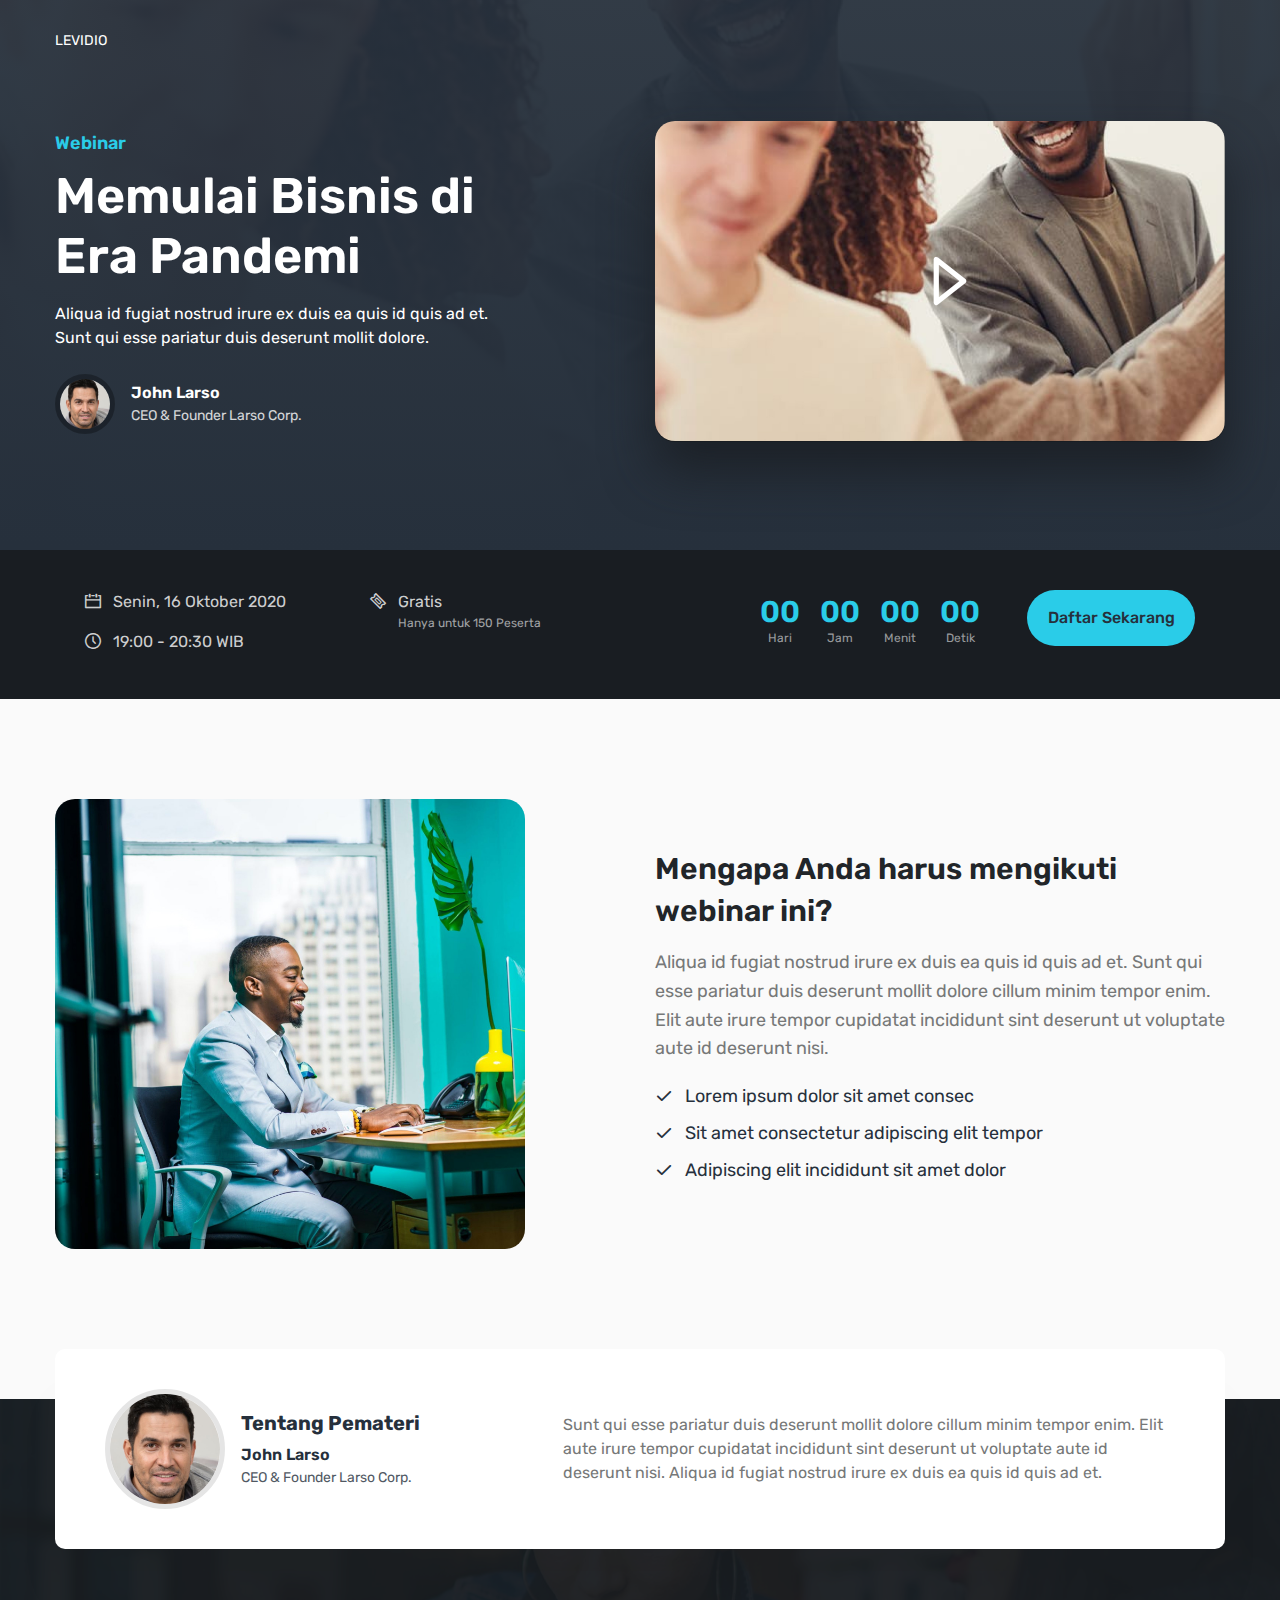
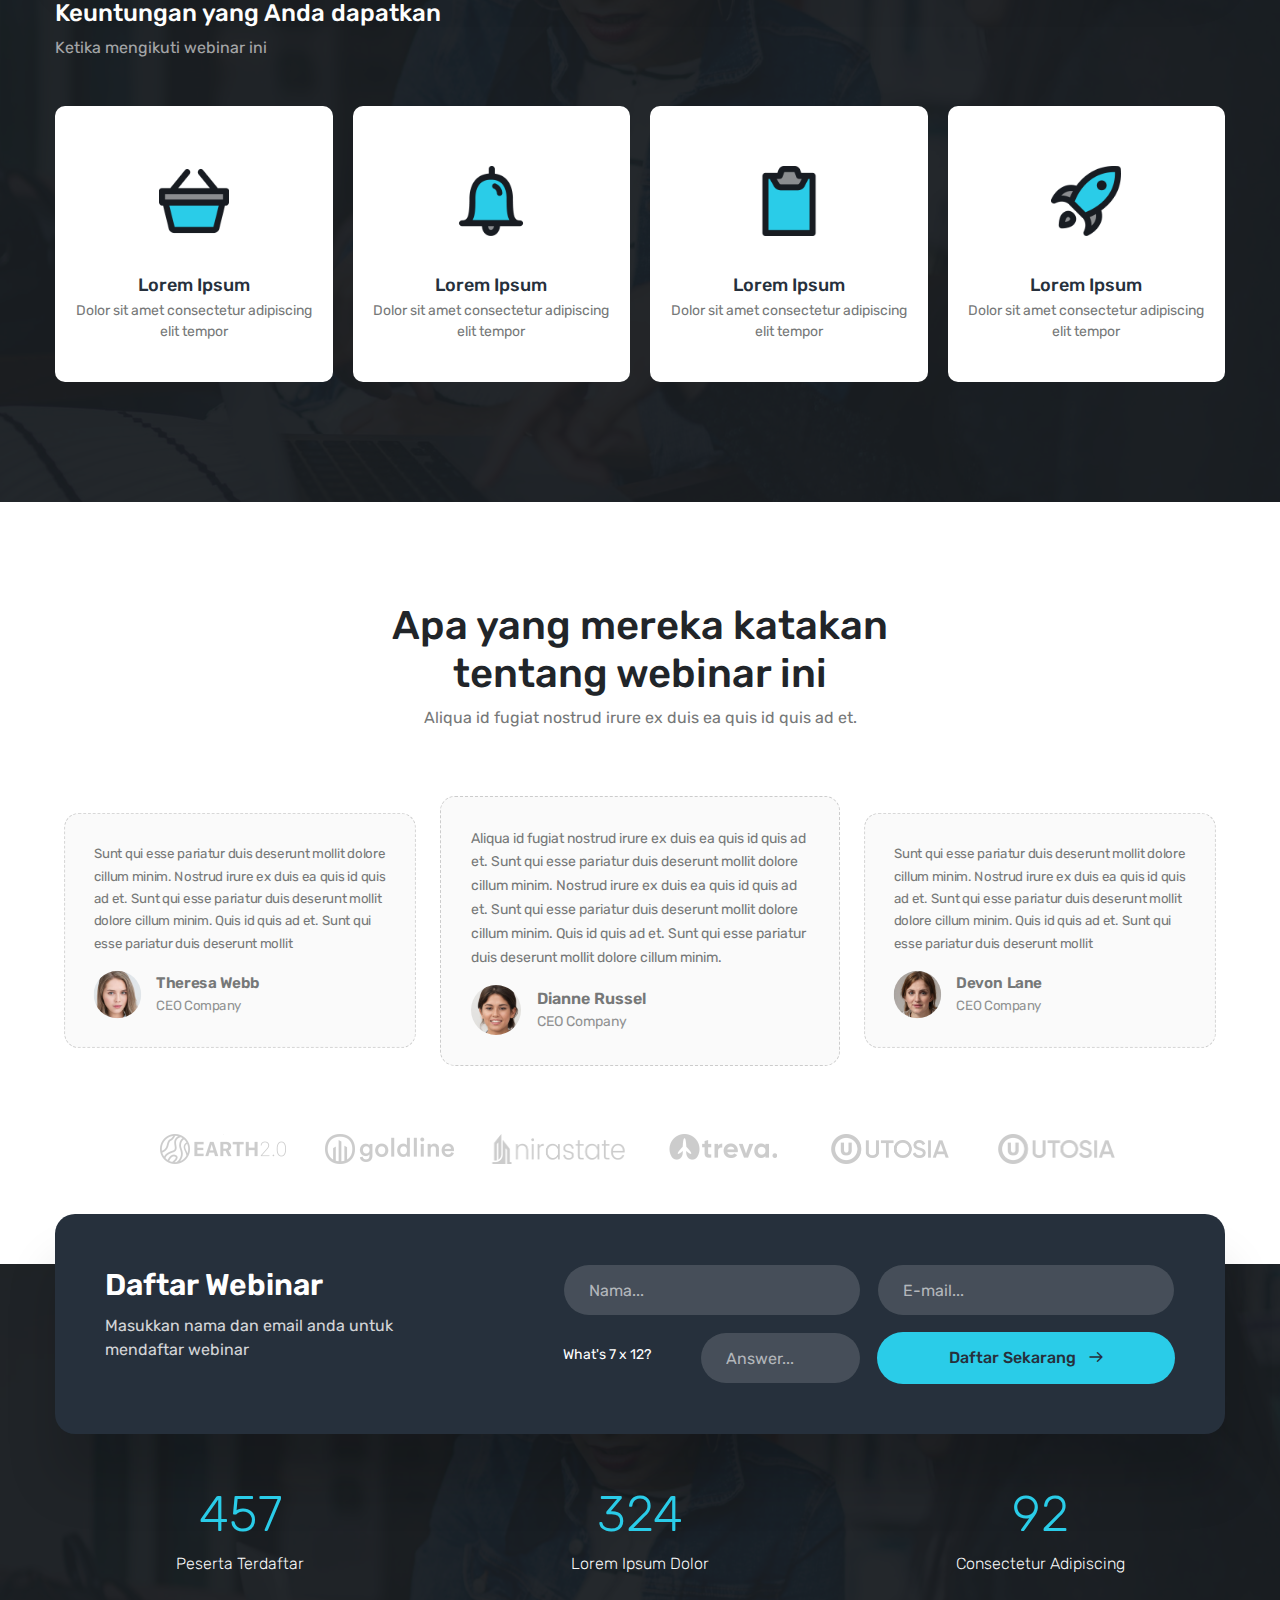
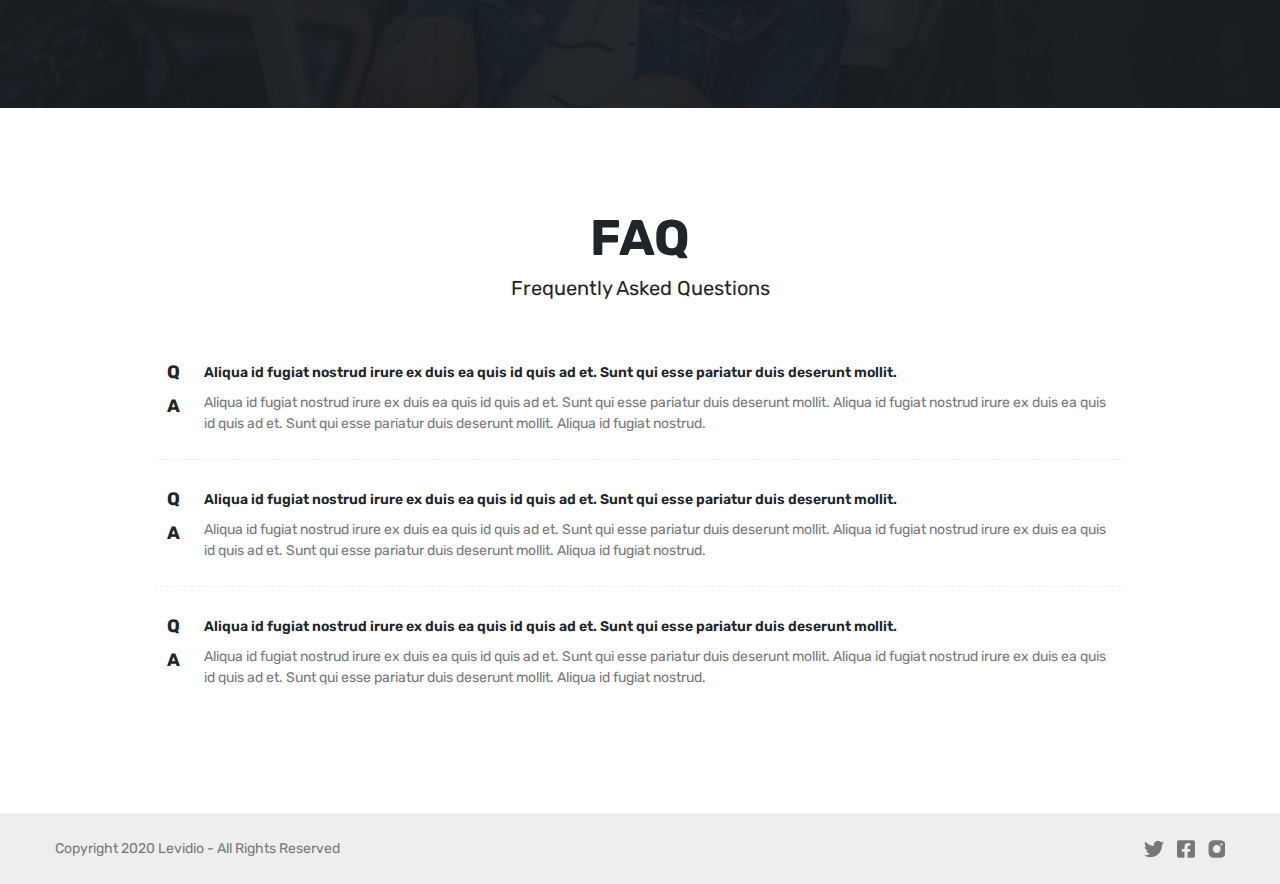
<file: index.html>
<!DOCTYPE html>
<html lang="en">
<head>
    <meta charset="UTF-8">
    <meta name="viewport" content="width=device-width, initial-scale=1.0">
    <title>Business 1 - Levidio Presentation</title>
    <!-- Styles -->
    <link rel="stylesheet" href="assets/css/bootstrap.min.css">
    <link rel="stylesheet" href="assets/css/dripicons.css">
    <link rel="stylesheet" href="assets/css/styles.css">
</head>
<body>
    <!-- Start: Header -->
    <header>
        <div class="container">
            <div class="position-relative">
                <div class="logo">
                    LEVIDIO
                </div>
                <div class="header-content">
                    <div class="row">
                        <div class="col-md-5 my-auto">
                            <h6 class="text-semibold text-primary">Webinar</h6>
                            <h1 class="text-semibold mb-3">Memulai Bisnis di Era Pandemi</h1>
                            <p>Aliqua id fugiat nostrud irure ex duis ea quis id quis ad et. Sunt qui esse pariatur duis deserunt mollit dolore.</p>
                            <div class="media user mt-4">
                                <img src="assets/img/user.jpg" class="mr-3" alt="...">
                                <div class="media-body my-auto">
                                  <p class="my-0 text-semibold">John Larso</p>
                                  <div class="position">CEO & Founder Larso Corp.</div>
                                </div>
                            </div>
                        </div>
                        <div class="col-md-6 offset-md-1">
                            <div class="video">
                                <img src="assets/img/video-thumb.png" width="100%" data-video="https://www.youtube.com/embed/pVE92TNDwUk?autoplay=1;rel=0;showinfo=0;controls=0" alt="">
                            </div>
                        </div>
                    </div>
                </div>
            </div>
        </div>
    </header>
    <!-- End: Header -->
    
    <!-- Start: Header Bar -->
    <div class="header-bar">
        <div class="container">
            <div class="row">
                <div class="col-md-6">
                    <div class="row">
                        <div class="col-md-6">
                            <p><i class="icon dripicons-calendar mr-2"></i> Senin, 16 Oktober 2020</p>
                            <p class="mb-0"><i class="icon dripicons-clock mr-2"></i> 19:00 - 20:30 WIB</p>
                        </div>
                        <div class="col-md-6">
                            <p class="mb-0"><i class="icon dripicons-ticket mr-2"></i> Gratis</p>
                            <div class="desc">Hanya untuk 150 Peserta</div>
                        </div>
                    </div>
                </div>
                <div class="col-md-5 offset-md-1 my-auto">
                    <div class="row">
                        <div class="col-md-7">
                            <div id="countdown"></div>
                        </div>
                        <div class="col-md-5">
                            <a href="#form">
                                <button class="btn btn-primary btn-block">Daftar Sekarang</button>
                            </a>
                        </div>
                    </div>
                </div>
            </div>
        </div>
    </div>
    <!-- End: Header Bar -->

    <!-- Start: Why -->
    <section id="why" class="why">
        <div class="container">
            <div class="row">
                <div class="col-md-5">
                    <img src="assets/img/why.jpg" class="intro" alt="">
                </div>
                <div class="col-md-6 offset-md-1 my-auto">
                    <h3 class="mb-3">Mengapa Anda harus mengikuti webinar ini?</h3>
                    <h6 class="text-muted text-regular">Aliqua id fugiat nostrud irure ex duis ea quis id quis ad et. Sunt qui esse pariatur duis deserunt mollit dolore cillum minim tempor enim. Elit aute irure tempor cupidatat incididunt sint deserunt ut voluptate aute id deserunt nisi.</h6>
                    <ul class="list">
                        <li>Lorem ipsum dolor sit amet consec</li>
                        <li>Sit amet consectetur adipiscing elit tempor</li>
                        <li>Adipiscing elit incididunt sit amet dolor</li>
                    </ul>
                </div>
            </div>
            <div class="divider d-none d-sm-block"></div>
        </div>
    </section>
    <!-- End: Why -->

    <!-- Start: Benefit -->
    <section id="benefit" class="benefit pt-0">
        <div class="container position-relative">
            <div class="speaker">
                <div class="row">
                    <div class="col-md-5">
                        <div class="media user user-lg">
                            <img src="assets/img/user.jpg" class="mr-3" alt="...">
                            <div class="media-body my-auto text-dark">
                                <h5 class="text-bold d-none d-md-block">Tentang Pemateri</h5>
                                <p class="my-0 text-semibold">John Larso</p>
                                <div class="position">CEO & Founder Larso Corp.</div>
                            </div>
                        </div>
                    </div>
                    <div class="col-md-7 my-auto">
                        <p class="mb-0 text-muted mt-2 mt-md-0">Sunt qui esse pariatur duis deserunt mollit dolore cillum minim tempor enim. Elit aute irure tempor cupidatat incididunt sint deserunt ut voluptate aute id deserunt nisi. Aliqua id fugiat nostrud irure ex duis ea quis id quis ad et. </p>
                    </div>
                </div>
            </div>

            <h4 class="text-center text-md-left">Keuntungan yang Anda dapatkan</h4>
            <p class="opacity-6 text-regular text-center text-md-left">Ketika mengikuti webinar ini</p>
            <div class="divider-sm"></div>
            <div class="row gutter-sm">
                <div class="col-md-3">
                    <div class="card benefit-item">
                        <div class="card-body">
                            <img src="assets/img/icon-1.png" alt="" class="benefit-icon">
                            <h6 class="text-dark mb-0 text-medium">Lorem Ipsum</h6>
                            Dolor sit amet consectetur adipiscing elit tempor
                        </div>
                    </div>
                </div>
                <div class="col-md-3">
                    <div class="card benefit-item">
                        <div class="card-body">
                            <img src="assets/img/icon-2.png" alt="" class="benefit-icon">
                            <h6 class="text-dark mb-0 text-medium">Lorem Ipsum</h6>
                            Dolor sit amet consectetur adipiscing elit tempor
                        </div>
                    </div>
                </div>
                <div class="col-md-3">
                    <div class="card benefit-item">
                        <div class="card-body">
                            <img src="assets/img/icon-3.png" alt="" class="benefit-icon">
                            <h6 class="text-dark mb-0 text-medium">Lorem Ipsum</h6>
                            Dolor sit amet consectetur adipiscing elit tempor
                        </div>
                    </div>
                </div>
                <div class="col-md-3 ">
                    <div class="card benefit-item">
                        <div class="card-body">
                            <img src="assets/img/icon-4.png" alt="" class="benefit-icon">
                            <h6 class="text-dark mb-0 text-medium">Lorem Ipsum</h6>
                            Dolor sit amet consectetur adipiscing elit tempor
                        </div>
                    </div>
                </div>
            </div>
        </div>
    </section>
    <!-- End: Benefit -->

    <!-- Start: Testimonial -->
    <section id="testi" class="testi">
        <div class="container">
            <h2 class="text-center">Apa yang mereka katakan <br class="d-none d-md-block"> tentang webinar ini</h2>
            <p class="text-center text-muted">Aliqua id fugiat nostrud irure ex duis ea quis id quis ad et.</p>
            <div class="divider d-none d-md-block"></div>
            <div class="row">
                <div class="col-md-4 my-auto">
                    <div class="card-testi">
                        Sunt qui esse pariatur duis deserunt mollit dolore cillum minim. Nostrud irure ex duis ea quis id quis ad et. Sunt qui esse pariatur duis deserunt mollit dolore cillum minim. Quis id quis ad et. Sunt qui esse pariatur duis deserunt mollit
                        <div class="media user user-testi mt-3">
                            <img src="assets/img/user-1.jpg" class="mr-3" alt="...">
                            <div class="media-body my-auto">
                              <p class="my-0 text-semibold">Theresa Webb</p>
                              <div class="position">CEO Company</div>
                            </div>
                        </div>
                    </div>
                </div>
                <div class="col-md-4 my-auto px-md-0">
                    <div class="card-testi testi-lg">
                        Aliqua id fugiat nostrud irure ex duis ea quis id quis ad et. Sunt qui esse pariatur duis deserunt mollit dolore cillum minim. Nostrud irure ex duis ea quis id quis ad et. Sunt qui esse pariatur duis deserunt mollit dolore cillum minim. Quis id quis ad et. Sunt qui esse pariatur duis deserunt mollit dolore cillum minim. 
                        <div class="media user user-testi mt-3">
                            <img src="assets/img/user-2.jpg" class="mr-3" alt="...">
                            <div class="media-body my-auto">
                              <p class="my-0 text-semibold">Dianne Russel</p>
                              <div class="position">CEO Company</div>
                            </div>
                        </div>
                    </div>
                </div>
                <div class="col-md-4 my-auto">
                    <div class="card-testi">
                        Sunt qui esse pariatur duis deserunt mollit dolore cillum minim. Nostrud irure ex duis ea quis id quis ad et. Sunt qui esse pariatur duis deserunt mollit dolore cillum minim. Quis id quis ad et. Sunt qui esse pariatur duis deserunt mollit
                        <div class="media user user-testi mt-3">
                            <img src="assets/img/user-3.jpg" class="mr-3" alt="...">
                            <div class="media-body my-auto">
                              <p class="my-0 text-semibold">Devon Lane</p>
                              <div class="position">CEO Company</div>
                            </div>
                        </div>
                    </div>
                </div>
            </div>
            <div class="row mt-5">
                <div class="col-md-10 offset-md-1">
                    <div class="row text-center">
                        <div class="col-4 col-md-2">
                            <img class="logos" src="assets/img/logos/earth.png" alt="">
                        </div>
                        <div class="col-4 col-md-2">
                            <img class="logos" src="assets/img/logos/goldline.png" alt="">
                        </div>
                        <div class="col-4 col-md-2">
                            <img class="logos" src="assets/img/logos/nirastate.png" alt="">
                        </div>
                        <div class="col-4 col-md-2">
                            <img class="logos" src="assets/img/logos/treva.png" alt="">
                        </div>
                        <div class="col-4 col-md-2">
                            <img class="logos" src="assets/img/logos/utosia.png" alt="">
                        </div>
                        <div class="col-4 col-md-2">
                            <img class="logos" src="assets/img/logos/utosia.png" alt="">
                        </div>
                    </div>
                </div>
            </div>
        </div>
    </section>
    <!-- End: Testimonial -->

    <!-- Start: Stats -->
    <section id="stats" class="stats pt-0">
        <div class="container position-relative">
            <div id="form" class="form">
                <div class="row">
                    <div class="col-md-4">
                        <h3 class="bold">Daftar Webinar</h3>
                        <p class="opacity-8">Masukkan nama dan email anda untuk mendaftar webinar</p>
                    </div>
                    <div class="col-md-7 offset-md-1">
                        <form action="">
                            <div class="row gutter-sm">
                                <div class="col-md-6 pr-md-2">
                                    <div class="form-group">
                                        <input type="text" class="form-control" placeholder="Nama..." required>
                                    </div>
                                </div>
                                <div class="col-md-6 pl-md-2">
                                    <div class="form-group">
                                        <input type="email" class="form-control" placeholder="E-mail..." required>
                                    </div>
                                </div>
                                <div class="col-md-6 pr-md-2">
                                    <div class="row">
                                        <div class="col-5 my-auto">
                                            <label for="">What's 7 x 12?</label>
                                        </div>
                                        <div class="col-7">
                                            <div class="form-group mb-0">
                                                <input type="text" class="form-control" placeholder="Answer..." required>
                                            </div>
                                        </div>
                                    </div>
                                </div>
                                <div class="col-md-6 pl-md-2">
                                    <button class="btn btn-primary btn-block btn-form">Daftar Sekarang <i class="icon dripicons-arrow-thin-right ml-2"></i> </button>
                                </div>
                            </div>
                        </form>
                    </div>
                </div>
            </div>
            <div class="row text-center">
                <div class="col-md-4 col-6 pb-3">
                    <h1 class="text-primary text-light">457</h1>
                    <p class="text-light">Peserta Terdaftar</p>
                </div>
                <div class="col-md-4 col-6 pb-3">
                    <h1 class="text-primary text-light">324</h1>
                    <p class="text-light">Lorem Ipsum Dolor</p>
                </div>
                <div class="col-md-4 pb-3">
                    <h1 class="text-primary text-light">92</h1>
                    <p class="text-light">Consectetur Adipiscing</p>
                </div>
            </div>
        </div>
    </section>
    <!-- End: Stats -->

    <!-- Stats: FAQ -->
    <section id="faq">
        <div class="container">
            <h1 class="text-bold text-center">FAQ</h1>
            <h5 class="text-center text-regular">Frequently Asked Questions</h5>
            <div class="divider"></div>
            <div class="row">
                <div class="col-md-10 offset-md-1">
                    <table class="table table-faq">
                        <tr>
                            <td><h6 class="text-bold mb-0">Q</h6></td>
                            <td class="text-semibold">Aliqua id fugiat nostrud irure ex duis ea quis id quis ad et. Sunt qui esse pariatur duis deserunt mollit.</td>
                        </tr>
                        <tr>
                            <td><h6 class="text-bold mb-0">A</h6></td>
                            <td class="text-muted">Aliqua id fugiat nostrud irure ex duis ea quis id quis ad et. Sunt qui esse pariatur duis deserunt mollit. Aliqua id fugiat nostrud irure ex duis ea quis id quis ad et. Sunt qui esse pariatur duis deserunt mollit. Aliqua id fugiat nostrud.</td>
                        </tr>
                    </table>
                    <table class="table table-faq">
                        <tr>
                            <td><h6 class="text-bold mb-0">Q</h6></td>
                            <td class="text-semibold">Aliqua id fugiat nostrud irure ex duis ea quis id quis ad et. Sunt qui esse pariatur duis deserunt mollit.</td>
                        </tr>
                        <tr>
                            <td><h6 class="text-bold mb-0">A</h6></td>
                            <td class="text-muted">Aliqua id fugiat nostrud irure ex duis ea quis id quis ad et. Sunt qui esse pariatur duis deserunt mollit. Aliqua id fugiat nostrud irure ex duis ea quis id quis ad et. Sunt qui esse pariatur duis deserunt mollit. Aliqua id fugiat nostrud.</td>
                        </tr>
                    </table>
                    <table class="table table-faq">
                        <tr>
                            <td><h6 class="text-bold mb-0">Q</h6></td>
                            <td class="text-semibold">Aliqua id fugiat nostrud irure ex duis ea quis id quis ad et. Sunt qui esse pariatur duis deserunt mollit.</td>
                        </tr>
                        <tr>
                            <td><h6 class="text-bold mb-0">A</h6></td>
                            <td class="text-muted">Aliqua id fugiat nostrud irure ex duis ea quis id quis ad et. Sunt qui esse pariatur duis deserunt mollit. Aliqua id fugiat nostrud irure ex duis ea quis id quis ad et. Sunt qui esse pariatur duis deserunt mollit. Aliqua id fugiat nostrud.</td>
                        </tr>
                    </table>
                </div>
            </div>
        </div>
    </section>
    <!-- End: FAQ -->

    <!-- Start: Footer -->
    <footer>
        <div class="container">
            <div class="row">
                <div class="col-md-8 text-center text-md-left">
                    Copyright 2020 Levidio - All Rights Reserved
                </div>
                <div class="col-md-4 text-center text-md-right pt-2 pt-md-0">
                    <a href="#">
                        <img src="assets/img/socials/tw.png" class="social-link" alt="">
                    </a>
                    <a href="#">
                        <img src="assets/img/socials/fb.png" class="social-link" alt="">
                    </a>
                    <a href="#">
                        <img src="assets/img/socials/ig.png" class="social-link" alt="">
                    </a>
                </div>
            </div>
        </div>
    </footer>
    <!-- End: Footer -->

    <!-- Scripts -->
    <script src="assets/js/jquery-3.1.0.min.js"></script>
    <script src="assets/js/bootstrap.bundle.min.js"></script>
    <script src="assets/js/countdown-timer.min.js"></script>
    <script src="assets/js/script.js"></script>
</body>
</html>
</file>
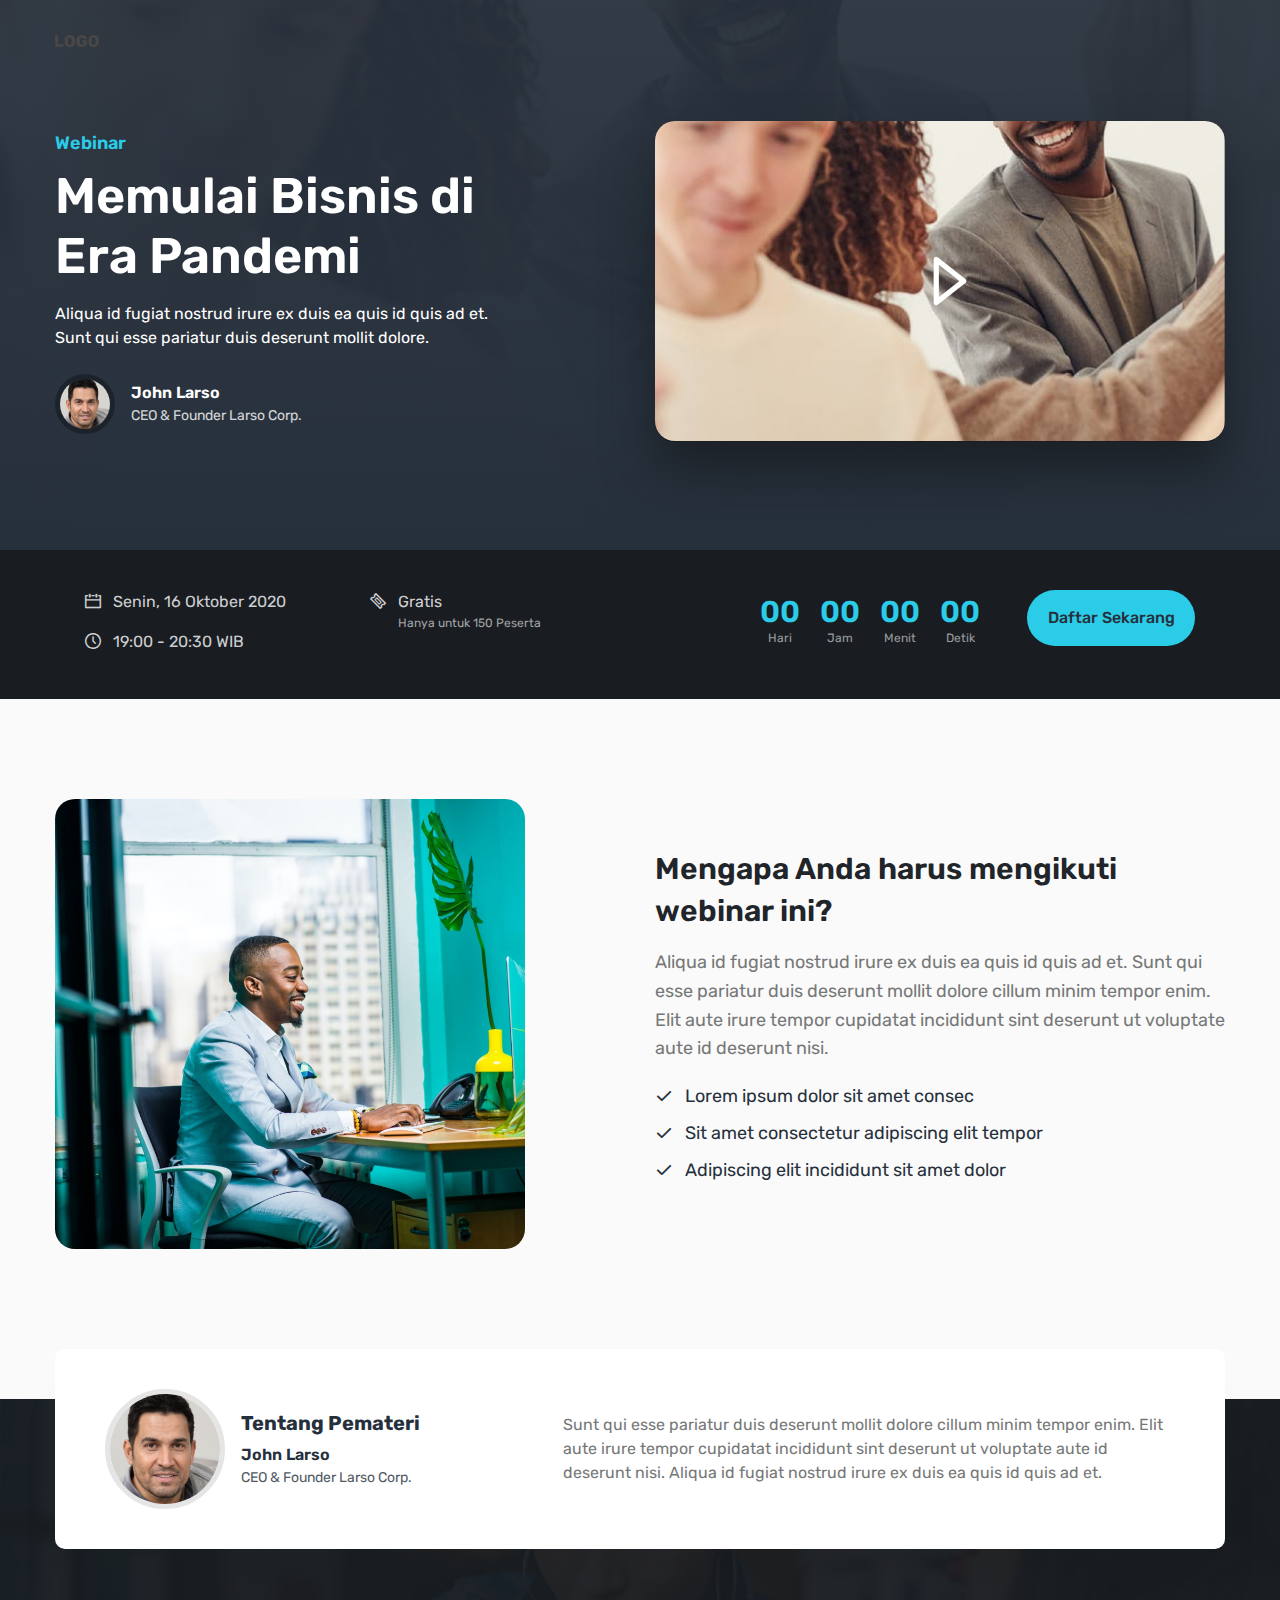
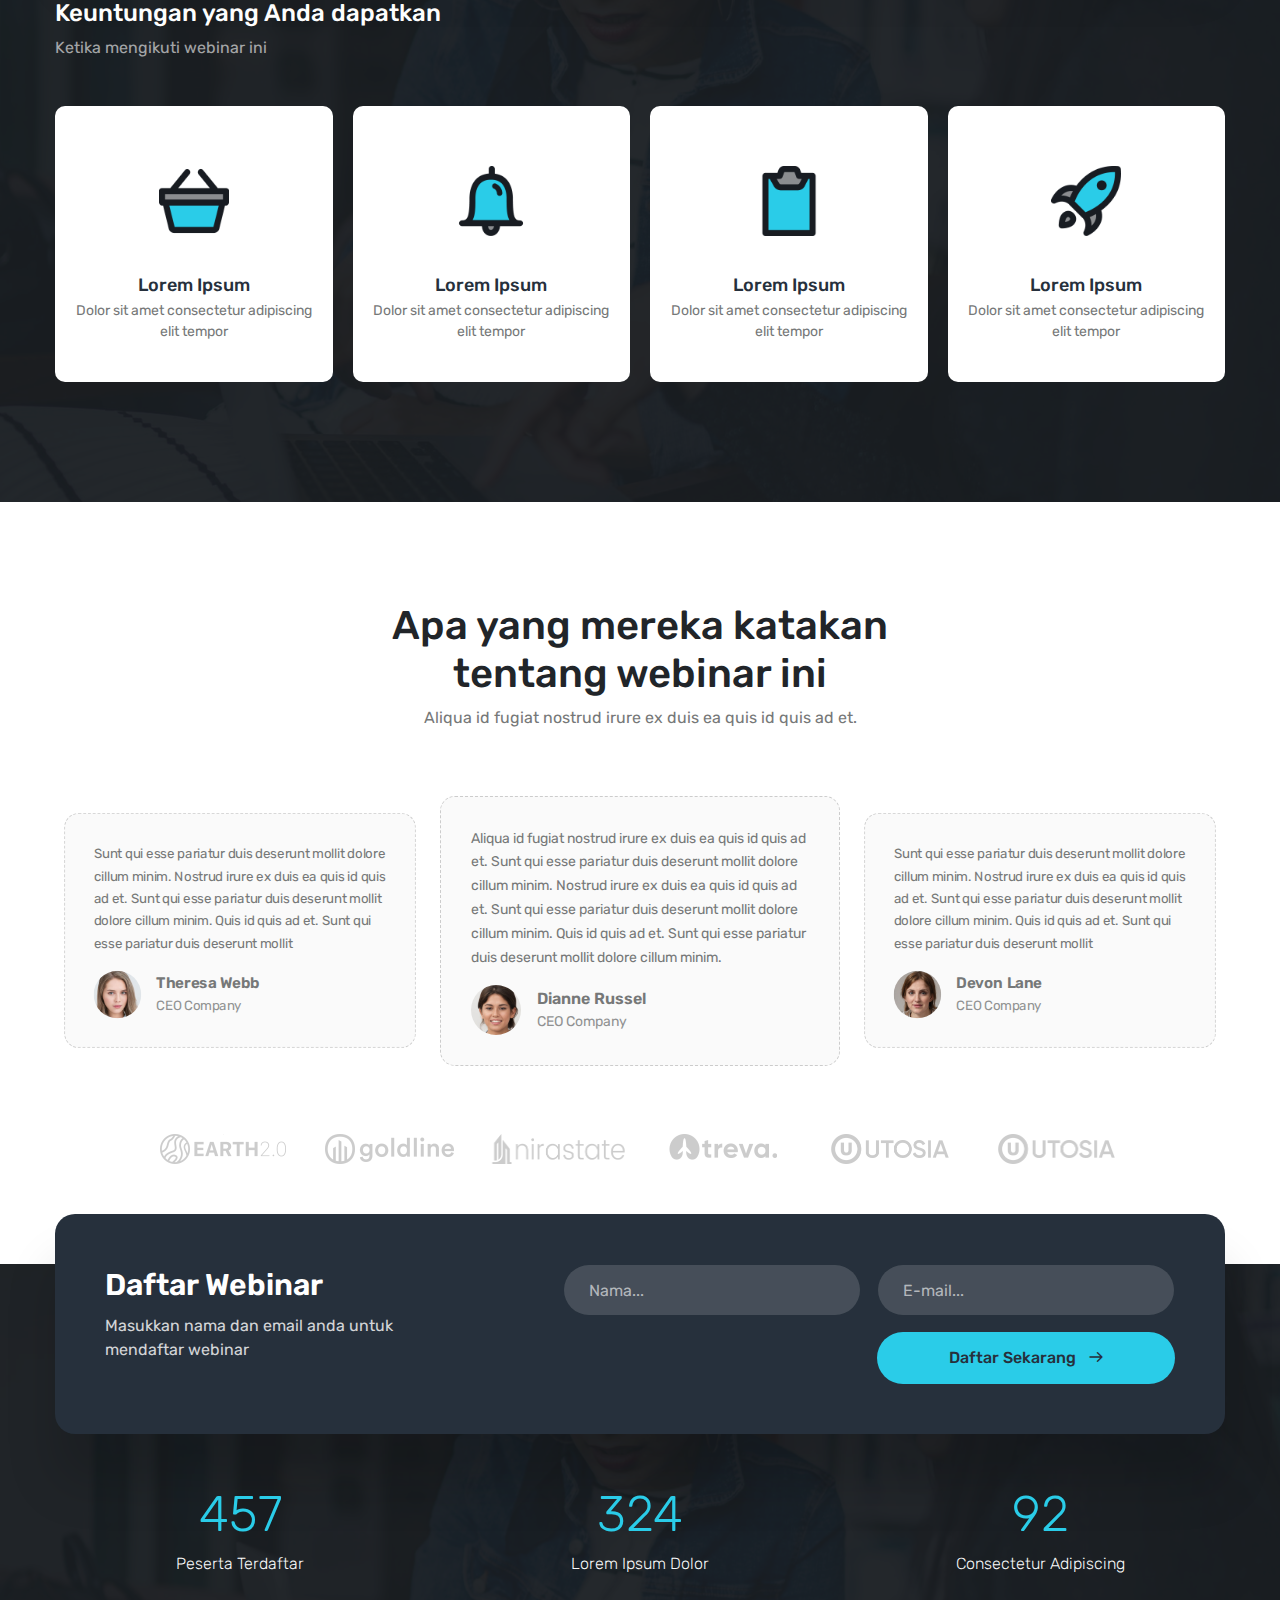
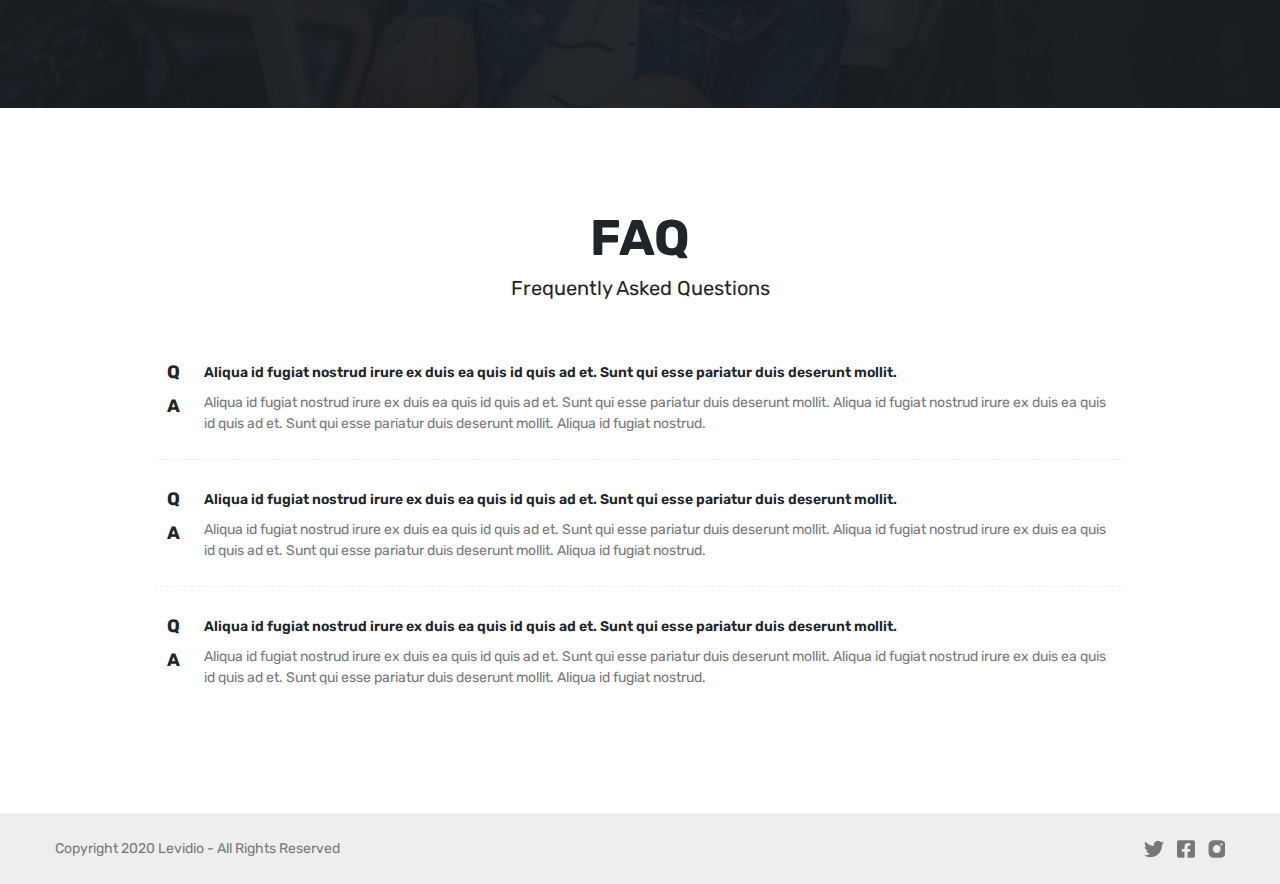
<file: index-recaptcha.html>
<!DOCTYPE html>
<html lang="en">
<head>
    <meta charset="UTF-8">
    <meta name="viewport" content="width=device-width, initial-scale=1.0">
    <title>Business 1 - Levidio Presentation</title>
    <!-- Styles -->
    <link rel="stylesheet" href="assets/css/bootstrap.min.css">
    <link rel="stylesheet" href="assets/css/dripicons.css">
    <link rel="stylesheet" href="assets/css/styles.css">
</head>
<body>
    <!-- Start: Header -->
    <header>
        <div class="container">
            <div class="position-relative">
                <div class="logo">
                    <img src="assets/img/logo.png" alt="">
                </div>
                <div class="header-content">
                    <div class="row">
                        <div class="col-md-5 my-auto">
                            <h6 class="text-semibold text-primary">Webinar</h6>
                            <h1 class="text-semibold mb-3">Memulai Bisnis di Era Pandemi</h1>
                            <p>Aliqua id fugiat nostrud irure ex duis ea quis id quis ad et. Sunt qui esse pariatur duis deserunt mollit dolore.</p>
                            <div class="media user mt-4">
                                <img src="assets/img/user.jpg" class="mr-3" alt="...">
                                <div class="media-body my-auto">
                                  <p class="my-0 text-semibold">John Larso</p>
                                  <div class="position">CEO & Founder Larso Corp.</div>
                                </div>
                            </div>
                        </div>
                        <div class="col-md-6 offset-md-1">
                            <div class="video">
                                <img src="assets/img/video-thumb.png" width="100%" data-video="https://www.youtube.com/embed/pVE92TNDwUk?autoplay=1;rel=0;showinfo=0;controls=0" alt="">
                            </div>
                        </div>
                    </div>
                </div>
            </div>
        </div>
    </header>
    <!-- End: Header -->
    
    <!-- Start: Header Bar -->
    <div class="header-bar">
        <div class="container">
            <div class="row">
                <div class="col-md-6">
                    <div class="row">
                        <div class="col-md-6">
                            <p><i class="icon dripicons-calendar mr-2"></i> Senin, 16 Oktober 2020</p>
                            <p class="mb-0"><i class="icon dripicons-clock mr-2"></i> 19:00 - 20:30 WIB</p>
                        </div>
                        <div class="col-md-6">
                            <p class="mb-0"><i class="icon dripicons-ticket mr-2"></i> Gratis</p>
                            <div class="desc">Hanya untuk 150 Peserta</div>
                        </div>
                    </div>
                </div>
                <div class="col-md-5 offset-md-1 my-auto">
                    <div class="row">
                        <div class="col-md-7">
                            <div id="countdown"></div>
                        </div>
                        <div class="col-md-5">
                            <a href="#form">
                                <button class="btn btn-primary btn-block">Daftar Sekarang</button>
                            </a>
                        </div>
                    </div>
                </div>
            </div>
        </div>
    </div>
    <!-- End: Header Bar -->

    <!-- Start: Why -->
    <section id="why" class="why">
        <div class="container">
            <div class="row">
                <div class="col-md-5">
                    <img src="assets/img/why.jpg" class="intro" alt="">
                </div>
                <div class="col-md-6 offset-md-1 my-auto">
                    <h3 class="mb-3">Mengapa Anda harus mengikuti webinar ini?</h3>
                    <h6 class="text-muted text-regular">Aliqua id fugiat nostrud irure ex duis ea quis id quis ad et. Sunt qui esse pariatur duis deserunt mollit dolore cillum minim tempor enim. Elit aute irure tempor cupidatat incididunt sint deserunt ut voluptate aute id deserunt nisi.</h6>
                    <ul class="list">
                        <li>Lorem ipsum dolor sit amet consec</li>
                        <li>Sit amet consectetur adipiscing elit tempor</li>
                        <li>Adipiscing elit incididunt sit amet dolor</li>
                    </ul>
                </div>
            </div>
            <div class="divider d-none d-sm-block"></div>
        </div>
    </section>
    <!-- End: Why -->

    <!-- Start: Benefit -->
    <section id="benefit" class="benefit pt-0">
        <div class="container position-relative">
            <div class="speaker">
                <div class="row">
                    <div class="col-md-5">
                        <div class="media user user-lg">
                            <img src="assets/img/user.jpg" class="mr-3" alt="...">
                            <div class="media-body my-auto text-dark">
                                <h5 class="text-bold d-none d-md-block">Tentang Pemateri</h5>
                                <p class="my-0 text-semibold">John Larso</p>
                                <div class="position">CEO & Founder Larso Corp.</div>
                            </div>
                        </div>
                    </div>
                    <div class="col-md-7 my-auto">
                        <p class="mb-0 text-muted mt-2 mt-md-0">Sunt qui esse pariatur duis deserunt mollit dolore cillum minim tempor enim. Elit aute irure tempor cupidatat incididunt sint deserunt ut voluptate aute id deserunt nisi. Aliqua id fugiat nostrud irure ex duis ea quis id quis ad et. </p>
                    </div>
                </div>
            </div>

            <h4 class="text-center text-md-left">Keuntungan yang Anda dapatkan</h4>
            <p class="opacity-6 text-regular text-center text-md-left">Ketika mengikuti webinar ini</p>
            <div class="divider-sm"></div>
            <div class="row gutter-sm">
                <div class="col-md-3">
                    <div class="card benefit-item">
                        <div class="card-body">
                            <img src="assets/img/icon-1.png" alt="" class="benefit-icon">
                            <h6 class="text-dark mb-0 text-medium">Lorem Ipsum</h6>
                            Dolor sit amet consectetur adipiscing elit tempor
                        </div>
                    </div>
                </div>
                <div class="col-md-3">
                    <div class="card benefit-item">
                        <div class="card-body">
                            <img src="assets/img/icon-2.png" alt="" class="benefit-icon">
                            <h6 class="text-dark mb-0 text-medium">Lorem Ipsum</h6>
                            Dolor sit amet consectetur adipiscing elit tempor
                        </div>
                    </div>
                </div>
                <div class="col-md-3">
                    <div class="card benefit-item">
                        <div class="card-body">
                            <img src="assets/img/icon-3.png" alt="" class="benefit-icon">
                            <h6 class="text-dark mb-0 text-medium">Lorem Ipsum</h6>
                            Dolor sit amet consectetur adipiscing elit tempor
                        </div>
                    </div>
                </div>
                <div class="col-md-3 ">
                    <div class="card benefit-item">
                        <div class="card-body">
                            <img src="assets/img/icon-4.png" alt="" class="benefit-icon">
                            <h6 class="text-dark mb-0 text-medium">Lorem Ipsum</h6>
                            Dolor sit amet consectetur adipiscing elit tempor
                        </div>
                    </div>
                </div>
            </div>
        </div>
    </section>
    <!-- End: Benefit -->

    <!-- Start: Testimonial -->
    <section id="testi" class="testi">
        <div class="container">
            <h2 class="text-center">Apa yang mereka katakan <br class="d-none d-md-block"> tentang webinar ini</h2>
            <p class="text-center text-muted">Aliqua id fugiat nostrud irure ex duis ea quis id quis ad et.</p>
            <div class="divider d-none d-md-block"></div>
            <div class="row">
                <div class="col-md-4 my-auto">
                    <div class="card-testi">
                        Sunt qui esse pariatur duis deserunt mollit dolore cillum minim. Nostrud irure ex duis ea quis id quis ad et. Sunt qui esse pariatur duis deserunt mollit dolore cillum minim. Quis id quis ad et. Sunt qui esse pariatur duis deserunt mollit
                        <div class="media user user-testi mt-3">
                            <img src="assets/img/user-1.jpg" class="mr-3" alt="...">
                            <div class="media-body my-auto">
                              <p class="my-0 text-semibold">Theresa Webb</p>
                              <div class="position">CEO Company</div>
                            </div>
                        </div>
                    </div>
                </div>
                <div class="col-md-4 my-auto px-md-0">
                    <div class="card-testi testi-lg">
                        Aliqua id fugiat nostrud irure ex duis ea quis id quis ad et. Sunt qui esse pariatur duis deserunt mollit dolore cillum minim. Nostrud irure ex duis ea quis id quis ad et. Sunt qui esse pariatur duis deserunt mollit dolore cillum minim. Quis id quis ad et. Sunt qui esse pariatur duis deserunt mollit dolore cillum minim. 
                        <div class="media user user-testi mt-3">
                            <img src="assets/img/user-2.jpg" class="mr-3" alt="...">
                            <div class="media-body my-auto">
                              <p class="my-0 text-semibold">Dianne Russel</p>
                              <div class="position">CEO Company</div>
                            </div>
                        </div>
                    </div>
                </div>
                <div class="col-md-4 my-auto">
                    <div class="card-testi">
                        Sunt qui esse pariatur duis deserunt mollit dolore cillum minim. Nostrud irure ex duis ea quis id quis ad et. Sunt qui esse pariatur duis deserunt mollit dolore cillum minim. Quis id quis ad et. Sunt qui esse pariatur duis deserunt mollit
                        <div class="media user user-testi mt-3">
                            <img src="assets/img/user-3.jpg" class="mr-3" alt="...">
                            <div class="media-body my-auto">
                              <p class="my-0 text-semibold">Devon Lane</p>
                              <div class="position">CEO Company</div>
                            </div>
                        </div>
                    </div>
                </div>
            </div>
            <div class="row mt-5">
                <div class="col-md-10 offset-md-1">
                    <div class="row text-center">
                        <div class="col-4 col-md-2">
                            <img class="logos" src="assets/img/logos/earth.png" alt="">
                        </div>
                        <div class="col-4 col-md-2">
                            <img class="logos" src="assets/img/logos/goldline.png" alt="">
                        </div>
                        <div class="col-4 col-md-2">
                            <img class="logos" src="assets/img/logos/nirastate.png" alt="">
                        </div>
                        <div class="col-4 col-md-2">
                            <img class="logos" src="assets/img/logos/treva.png" alt="">
                        </div>
                        <div class="col-4 col-md-2">
                            <img class="logos" src="assets/img/logos/utosia.png" alt="">
                        </div>
                        <div class="col-4 col-md-2">
                            <img class="logos" src="assets/img/logos/utosia.png" alt="">
                        </div>
                    </div>
                </div>
            </div>
        </div>
    </section>
    <!-- End: Testimonial -->

    <!-- Start: Stats -->
    <section id="stats" class="stats pt-0">
        <div class="container position-relative">
            <div id="form" class="form">
                <div class="row">
                    <div class="col-md-4">
                        <h3 class="bold">Daftar Webinar</h3>
                        <p class="opacity-8">Masukkan nama dan email anda untuk mendaftar webinar</p>
                    </div>
                    <div class="col-md-7 offset-md-1">
                        <form action="">
                            <div class="row gutter-sm">
                                <div class="col-md-6 pr-md-2">
                                    <div class="form-group">
                                        <input type="text" class="form-control" placeholder="Nama..." required>
                                    </div>
                                </div>
                                <div class="col-md-6 pl-md-2">
                                    <div class="form-group">
                                        <input type="email" class="form-control" placeholder="E-mail..." required>
                                    </div>
                                </div>
                                <div class="col-md-6 pr-md-2">
                                    <div class="g-recaptcha brochure__form__captcha" data-sitekey="6LeSjbgUAAAAAJG6_3gaKtR4PiwvUJaNG2Ri4TTc"></div>
                                </div>
                                <div class="col-md-6 pl-md-2">
                                    <button class="btn btn-primary btn-block btn-form">Daftar Sekarang <i class="icon dripicons-arrow-thin-right ml-2"></i> </button>
                                </div>
                            </div>
                        </form>
                    </div>
                </div>
            </div>
            <div class="row text-center">
                <div class="col-md-4 col-6 pb-3">
                    <h1 class="text-primary text-light">457</h1>
                    <p class="text-light">Peserta Terdaftar</p>
                </div>
                <div class="col-md-4 col-6 pb-3">
                    <h1 class="text-primary text-light">324</h1>
                    <p class="text-light">Lorem Ipsum Dolor</p>
                </div>
                <div class="col-md-4 pb-3">
                    <h1 class="text-primary text-light">92</h1>
                    <p class="text-light">Consectetur Adipiscing</p>
                </div>
            </div>
        </div>
    </section>
    <!-- End: Stats -->

    <!-- Stats: FAQ -->
    <section id="faq">
        <div class="container">
            <h1 class="text-bold text-center">FAQ</h1>
            <h5 class="text-center text-regular">Frequently Asked Questions</h5>
            <div class="divider"></div>
            <div class="row">
                <div class="col-md-10 offset-md-1">
                    <table class="table table-faq">
                        <tr>
                            <td><h6 class="text-bold mb-0">Q</h6></td>
                            <td class="text-semibold">Aliqua id fugiat nostrud irure ex duis ea quis id quis ad et. Sunt qui esse pariatur duis deserunt mollit.</td>
                        </tr>
                        <tr>
                            <td><h6 class="text-bold mb-0">A</h6></td>
                            <td class="text-muted">Aliqua id fugiat nostrud irure ex duis ea quis id quis ad et. Sunt qui esse pariatur duis deserunt mollit. Aliqua id fugiat nostrud irure ex duis ea quis id quis ad et. Sunt qui esse pariatur duis deserunt mollit. Aliqua id fugiat nostrud.</td>
                        </tr>
                    </table>
                    <table class="table table-faq">
                        <tr>
                            <td><h6 class="text-bold mb-0">Q</h6></td>
                            <td class="text-semibold">Aliqua id fugiat nostrud irure ex duis ea quis id quis ad et. Sunt qui esse pariatur duis deserunt mollit.</td>
                        </tr>
                        <tr>
                            <td><h6 class="text-bold mb-0">A</h6></td>
                            <td class="text-muted">Aliqua id fugiat nostrud irure ex duis ea quis id quis ad et. Sunt qui esse pariatur duis deserunt mollit. Aliqua id fugiat nostrud irure ex duis ea quis id quis ad et. Sunt qui esse pariatur duis deserunt mollit. Aliqua id fugiat nostrud.</td>
                        </tr>
                    </table>
                    <table class="table table-faq">
                        <tr>
                            <td><h6 class="text-bold mb-0">Q</h6></td>
                            <td class="text-semibold">Aliqua id fugiat nostrud irure ex duis ea quis id quis ad et. Sunt qui esse pariatur duis deserunt mollit.</td>
                        </tr>
                        <tr>
                            <td><h6 class="text-bold mb-0">A</h6></td>
                            <td class="text-muted">Aliqua id fugiat nostrud irure ex duis ea quis id quis ad et. Sunt qui esse pariatur duis deserunt mollit. Aliqua id fugiat nostrud irure ex duis ea quis id quis ad et. Sunt qui esse pariatur duis deserunt mollit. Aliqua id fugiat nostrud.</td>
                        </tr>
                    </table>
                </div>
            </div>
        </div>
    </section>
    <!-- End: FAQ -->

    <!-- Start: Footer -->
    <footer>
        <div class="container">
            <div class="row">
                <div class="col-md-8 text-center text-md-left">
                    Copyright 2020 Levidio - All Rights Reserved
                </div>
                <div class="col-md-4 text-center text-md-right pt-2 pt-md-0">
                    <a href="#">
                        <img src="assets/img/socials/tw.png" class="social-link" alt="">
                    </a>
                    <a href="#">
                        <img src="assets/img/socials/fb.png" class="social-link" alt="">
                    </a>
                    <a href="#">
                        <img src="assets/img/socials/ig.png" class="social-link" alt="">
                    </a>
                </div>
            </div>
        </div>
    </footer>
    <!-- End: Footer -->

    <!-- Scripts -->
    <script src="assets/js/jquery-3.1.0.min.js"></script>
    <script src="assets/js/bootstrap.bundle.min.js"></script>
    <script src="assets/js/countdown-timer.min.js"></script>
    <script src="assets/js/script.js"></script>
    <script src="https://www.google.com/recaptcha/api.js"></script>
</body>
</html>
</file>
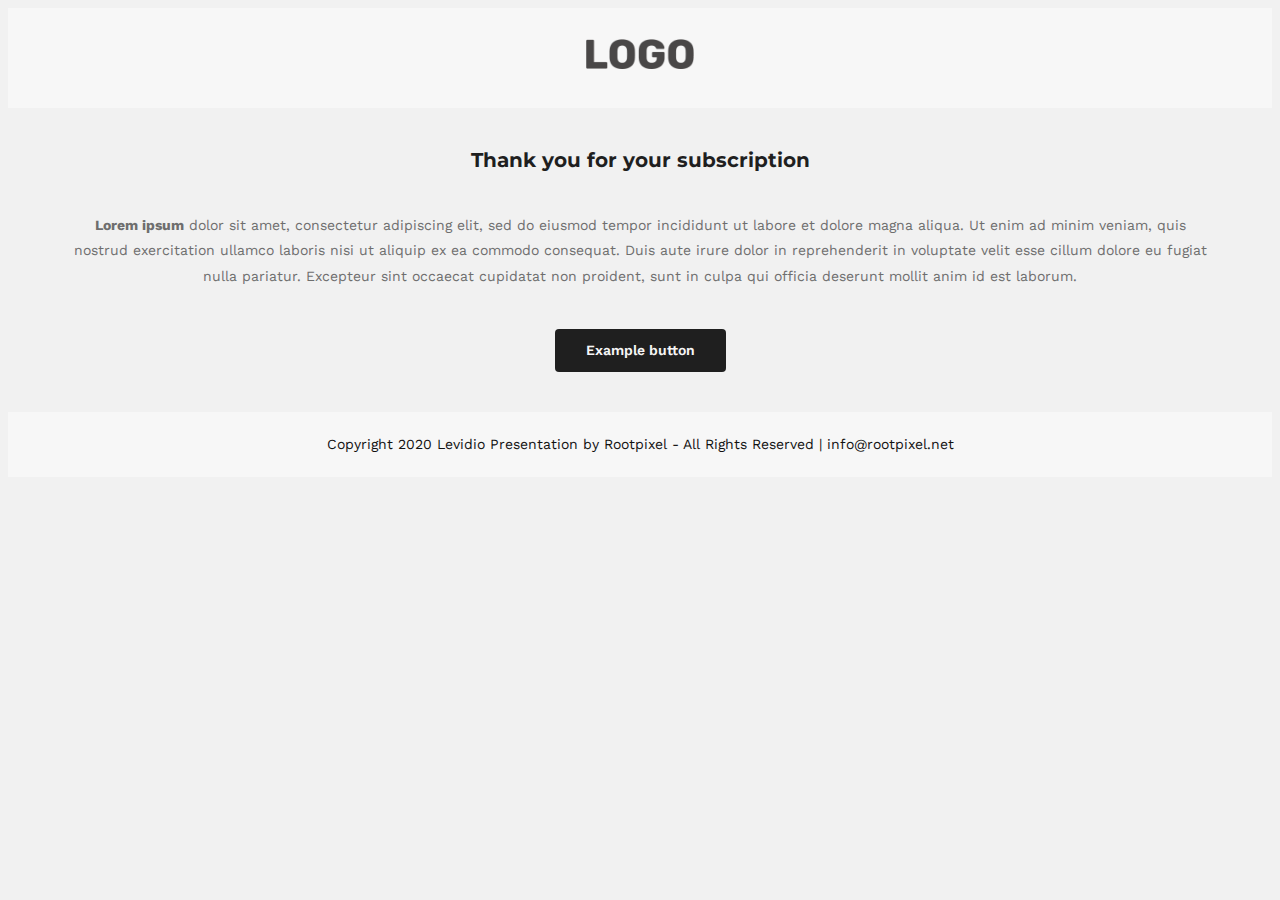
<file: mail.html>
<!DOCTYPE html>
<html>
<head>
    <meta name="robots" CONTENT="noindex, nofollow">
    
    <title></title>
    <style type="text/css">
        @import url("https://fonts.googleapis.com/css?family=Montserrat:700|Work+Sans:400,500,600,700");
        body{
            background-color: #F1F1F1;
            color: #6E6E6E;
            font-family: 'Work Sans', sans-serif;
            
            font-weight: 400;
            font-size: 14px;
            line-height: 1.8em;
        }
        header table{
            background-color: #F7F7F7;
        }
        a{
            text-decoration: none;
            color: inherit;
        }
        header td a{
            color: #FAFAFA;
            font-family: 'Montserrat', sans-serif;
            font-weight: 700;
            font-size: 28px;
        }
        h2{
            color: #1F1F1F;
            font-size: 20px;
            text-align: center;
            font-family: 'Montserrat', sans-serif;
            margin: 40px 0;
        }
        p{
            margin: 0 auto;
            text-align: center;
            width: 90%;
        }
        button{
            margin: 40px auto;          
            background-color: #1F1F1F;
            color: #F6F6F6!important;
            font-size: 14px;
            padding: 10px 30px;
            font-family: 'Work Sans', sans-serif;
            
            font-weight: 400;
            font-size: 14px;
            line-height: 1.8em;
            font-weight: 600;
            text-align: center;
            white-space: nowrap;
            vertical-align: middle;
            -webkit-user-select: none;
            -moz-user-select: none;
            -ms-user-select: none;
            user-select: none;
            border: 1px solid transparent;
            line-height: 1.5;
            border-radius: .25rem;
        }
        footer {
  background-color: #F7F7F7;
  padding: 20px 0;
  font-size: 14px; }
  footer td{
    margin: 0 auto;
  }
    </style>
</head>
<body style="background-color: #F1F1F1;color: #6E6E6E;font-family: 'Work Sans', sans-serif;font-weight: 400;font-size: 14px;line-height: 1.8em;">
<header>        
<table width="100%" height="100px" border="0" cellspacing="0" cellpadding="0" style="background-color: #F7F7F7;"> 
<tr> 
<td align="center"><a href="https://www.rootpixel.net" style="text-decoration: none;color: #FAFAFA;font-family: 'Montserrat', sans-serif;font-weight: 700;font-size: 28px;"><img src="assets/img/logo.png" height="30px"></a></td>
</tr> 
</table>
</header>
<h2 style="color: #1F1F1F;font-size: 20px;text-align: center;font-family: 'Montserrat', sans-serif;margin: 40px 0;">Thank you for your subscription</h2>
<p style="margin: 0 auto;text-align: center;width: 90%;">
    <strong>Lorem ipsum</strong> dolor sit amet, consectetur adipiscing elit, sed do eiusmod tempor incididunt ut labore et dolore magna aliqua. Ut enim ad minim veniam, quis nostrud exercitation ullamco laboris nisi ut aliquip ex ea commodo consequat. Duis aute irure dolor in reprehenderit in voluptate velit esse cillum dolore eu fugiat nulla pariatur. Excepteur sint occaecat cupidatat non proident, sunt in culpa qui officia deserunt mollit anim id est laborum.
</p>
<center><button style="margin: 40px auto;background-color: #1F1F1F;font-size: 14px;padding: 10px 30px;font-family: 'Work Sans', sans-serif;font-weight: 600;line-height: 1.5;text-align: center;white-space: nowrap;vertical-align: middle;-webkit-user-select: none;-moz-user-select: none;-ms-user-select: none;user-select: none;border: 1px solid transparent;border-radius: .25rem;color: #F6F6F6!important;"><a href="https://www.rootpixel.net" style="text-decoration: none;color: inherit;">Example button</a></button></center>
<footer style="background-color: #F7F7F7;padding: 20px 0;font-size: 14px;">
<table width="100%" border="0" cellspacing="0" cellpadding="0">
    <tr>
        <td align="center" style="color: #111">Copyright 2020 Levidio Presentation by Rootpixel - All Rights Reserved | <span>info@rootpixel.net</span></td> 
    </tr>
</table>
</footer>
</body>
</html>
</file>
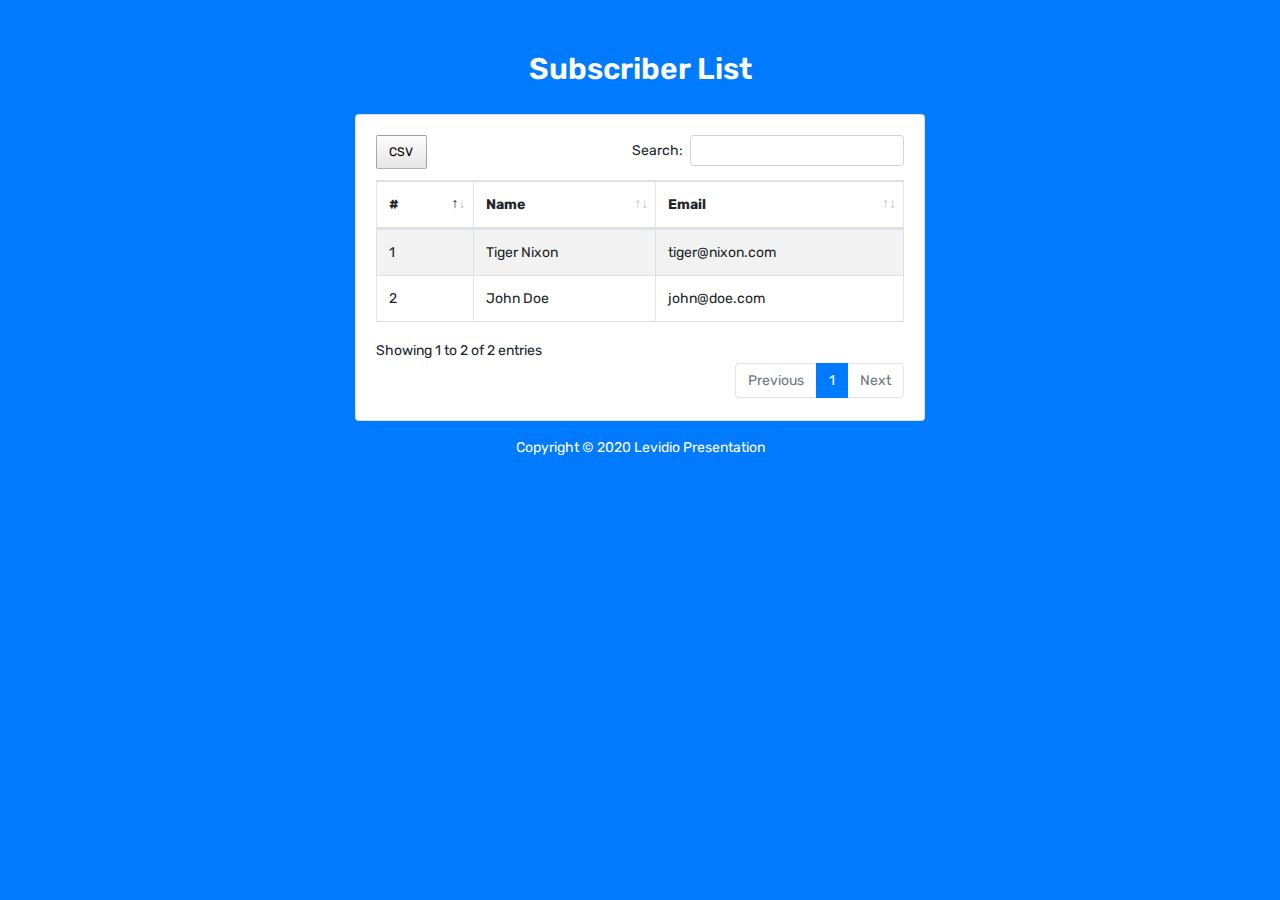
<file: subscribers.html>
<!DOCTYPE html>
<html lang="en">
<head>
    <meta charset="UTF-8">
    <meta name="viewport" content="width=device-width, initial-scale=1.0">
    <title>Subscribers List</title>
    <link rel="stylesheet" href="assets/css/bootstrap.min.css">
    <link rel="stylesheet" href="assets/css/dataTables.bootstrap4.min.css">
    <link rel="stylesheet" href="assets/css/buttons.dataTables.min.css">
    <link rel="stylesheet" href="assets/css/styles.css">
</head>
<body class="bg-primary">
    <div class="container py-5">
        <div class="row">
            <div class="col-md-6 offset-md-3">
                <h3 class="text-white text-center mb-4">Subscriber List</h3>
                <div class="card">
                    <div class="card-body">
                        <table id="example" class="table table-striped table-bordered" style="width:100%">
                            <thead>
                                <tr>
                                    <th>#</th>
                                    <th>Name</th>
                                    <th>Email</th>
                                </tr>
                            </thead>
                            <tbody>
                                <tr>
                                    <td>1</td>
                                    <td>Tiger Nixon</td>
                                    <td>tiger@nixon.com</td>
                                </tr>
                                <tr>
                                    <td>2</td>
                                    <td>John Doe</td>
                                    <td>john@doe.com</td>
                                </tr>
                            </tbody>
                        </table>
                    </div>
                </div>
                <div class="text-white text-center mt-3">Copyright &copy; 2020 Levidio Presentation</div>
            </div>
        </div>
    </div>

    <script src="assets/js/jquery-3.1.0.min.js"></script>
    <script src="assets/js/bootstrap.bundle.min.js"></script>
    <script src="assets/js/jquery.dataTables.min.js"></script>
    <script src="assets/js/dataTables.bootstrap4.min.js"></script>
    <script src="assets/js/dataTables.buttons.min.js"></script>
    <script src="assets/js/buttons.html5.min.js"></script>
    <script>
        $(document).ready(function() {
            $('#example').DataTable({
                dom: 'Bfrtip',
                buttons: [
                    'csvHtml5'
                ]
            });
        });
    </script>
</body>
</html>
</file>
<file: assets/css/dripicons.css>
@charset "UTF-8";

@font-face {
  font-family: "dripicons-v2";
  src:url("../fonts/dripicons-v2.eot");
  src:url("../fonts/dripicons-v2.eot?#iefix") format("embedded-opentype"),
    url("../fonts/dripicons-v2.woff") format("woff"),
    url("../fonts/dripicons-v2.ttf") format("truetype"),
    url("../fonts/dripicons-v2.svg#dripicons-v2") format("svg");
  font-weight: normal;
  font-style: normal;

}

[data-icon]:before {
  font-family: "dripicons-v2" !important;
  content: attr(data-icon);
  font-style: normal !important;
  font-weight: normal !important;
  font-variant: normal !important;
  text-transform: none !important;
  speak: none;
  line-height: 1;
  -webkit-font-smoothing: antialiased;
  -moz-osx-font-smoothing: grayscale;
}

[class^="dripicons-"]:before,
[class*=" dripicons-"]:before {
  font-family: "dripicons-v2" !important;
  font-style: normal !important;
  font-weight: normal !important;
  font-variant: normal !important;
  text-transform: none !important;
  speak: none;
  line-height: 1;
  -webkit-font-smoothing: antialiased;
  -moz-osx-font-smoothing: grayscale;
}

.dripicons-alarm:before {
  content: "\61";
}
.dripicons-align-center:before {
  content: "\62";
}
.dripicons-align-justify:before {
  content: "\63";
}
.dripicons-align-left:before {
  content: "\64";
}
.dripicons-align-right:before {
  content: "\65";
}
.dripicons-anchor:before {
  content: "\66";
}
.dripicons-archive:before {
  content: "\67";
}
.dripicons-arrow-down:before {
  content: "\68";
}
.dripicons-arrow-left:before {
  content: "\69";
}
.dripicons-arrow-right:before {
  content: "\6a";
}
.dripicons-arrow-thin-down:before {
  content: "\6b";
}
.dripicons-arrow-thin-left:before {
  content: "\6c";
}
.dripicons-arrow-thin-right:before {
  content: "\6d";
}
.dripicons-arrow-thin-up:before {
  content: "\6e";
}
.dripicons-arrow-up:before {
  content: "\6f";
}
.dripicons-article:before {
  content: "\70";
}
.dripicons-backspace:before {
  content: "\71";
}
.dripicons-basket:before {
  content: "\72";
}
.dripicons-basketball:before {
  content: "\73";
}
.dripicons-battery-empty:before {
  content: "\74";
}
.dripicons-battery-full:before {
  content: "\75";
}
.dripicons-battery-low:before {
  content: "\76";
}
.dripicons-battery-medium:before {
  content: "\77";
}
.dripicons-bell:before {
  content: "\78";
}
.dripicons-blog:before {
  content: "\79";
}
.dripicons-bluetooth:before {
  content: "\7a";
}
.dripicons-bold:before {
  content: "\41";
}
.dripicons-bookmark:before {
  content: "\42";
}
.dripicons-bookmarks:before {
  content: "\43";
}
.dripicons-box:before {
  content: "\44";
}
.dripicons-briefcase:before {
  content: "\45";
}
.dripicons-brightness-low:before {
  content: "\46";
}
.dripicons-brightness-max:before {
  content: "\47";
}
.dripicons-brightness-medium:before {
  content: "\48";
}
.dripicons-broadcast:before {
  content: "\49";
}
.dripicons-browser:before {
  content: "\4a";
}
.dripicons-browser-upload:before {
  content: "\4b";
}
.dripicons-brush:before {
  content: "\4c";
}
.dripicons-calendar:before {
  content: "\4d";
}
.dripicons-camcorder:before {
  content: "\4e";
}
.dripicons-camera:before {
  content: "\4f";
}
.dripicons-card:before {
  content: "\50";
}
.dripicons-cart:before {
  content: "\51";
}
.dripicons-checklist:before {
  content: "\52";
}
.dripicons-checkmark:before {
  content: "\53";
}
.dripicons-chevron-down:before {
  content: "\54";
}
.dripicons-chevron-left:before {
  content: "\55";
}
.dripicons-chevron-right:before {
  content: "\56";
}
.dripicons-chevron-up:before {
  content: "\57";
}
.dripicons-clipboard:before {
  content: "\58";
}
.dripicons-clock:before {
  content: "\59";
}
.dripicons-clockwise:before {
  content: "\5a";
}
.dripicons-cloud:before {
  content: "\30";
}
.dripicons-cloud-download:before {
  content: "\31";
}
.dripicons-cloud-upload:before {
  content: "\32";
}
.dripicons-code:before {
  content: "\33";
}
.dripicons-contract:before {
  content: "\34";
}
.dripicons-contract-2:before {
  content: "\35";
}
.dripicons-conversation:before {
  content: "\36";
}
.dripicons-copy:before {
  content: "\37";
}
.dripicons-crop:before {
  content: "\38";
}
.dripicons-cross:before {
  content: "\39";
}
.dripicons-crosshair:before {
  content: "\21";
}
.dripicons-cutlery:before {
  content: "\22";
}
.dripicons-device-desktop:before {
  content: "\23";
}
.dripicons-device-mobile:before {
  content: "\24";
}
.dripicons-device-tablet:before {
  content: "\25";
}
.dripicons-direction:before {
  content: "\26";
}
.dripicons-disc:before {
  content: "\27";
}
.dripicons-document:before {
  content: "\28";
}
.dripicons-document-delete:before {
  content: "\29";
}
.dripicons-document-edit:before {
  content: "\2a";
}
.dripicons-document-new:before {
  content: "\2b";
}
.dripicons-document-remove:before {
  content: "\2c";
}
.dripicons-dot:before {
  content: "\2d";
}
.dripicons-dots-2:before {
  content: "\2e";
}
.dripicons-dots-3:before {
  content: "\2f";
}
.dripicons-download:before {
  content: "\3a";
}
.dripicons-duplicate:before {
  content: "\3b";
}
.dripicons-enter:before {
  content: "\3c";
}
.dripicons-exit:before {
  content: "\3d";
}
.dripicons-expand:before {
  content: "\3e";
}
.dripicons-expand-2:before {
  content: "\3f";
}
.dripicons-experiment:before {
  content: "\40";
}
.dripicons-export:before {
  content: "\5b";
}
.dripicons-feed:before {
  content: "\5d";
}
.dripicons-flag:before {
  content: "\5e";
}
.dripicons-flashlight:before {
  content: "\5f";
}
.dripicons-folder:before {
  content: "\60";
}
.dripicons-folder-open:before {
  content: "\7b";
}
.dripicons-forward:before {
  content: "\7c";
}
.dripicons-gaming:before {
  content: "\7d";
}
.dripicons-gear:before {
  content: "\7e";
}
.dripicons-graduation:before {
  content: "\5c";
}
.dripicons-graph-bar:before {
  content: "\e000";
}
.dripicons-graph-line:before {
  content: "\e001";
}
.dripicons-graph-pie:before {
  content: "\e002";
}
.dripicons-headset:before {
  content: "\e003";
}
.dripicons-heart:before {
  content: "\e004";
}
.dripicons-help:before {
  content: "\e005";
}
.dripicons-home:before {
  content: "\e006";
}
.dripicons-hourglass:before {
  content: "\e007";
}
.dripicons-inbox:before {
  content: "\e008";
}
.dripicons-information:before {
  content: "\e009";
}
.dripicons-italic:before {
  content: "\e00a";
}
.dripicons-jewel:before {
  content: "\e00b";
}
.dripicons-lifting:before {
  content: "\e00c";
}
.dripicons-lightbulb:before {
  content: "\e00d";
}
.dripicons-link:before {
  content: "\e00e";
}
.dripicons-link-broken:before {
  content: "\e00f";
}
.dripicons-list:before {
  content: "\e010";
}
.dripicons-loading:before {
  content: "\e011";
}
.dripicons-location:before {
  content: "\e012";
}
.dripicons-lock:before {
  content: "\e013";
}
.dripicons-lock-open:before {
  content: "\e014";
}
.dripicons-mail:before {
  content: "\e015";
}
.dripicons-map:before {
  content: "\e016";
}
.dripicons-media-loop:before {
  content: "\e017";
}
.dripicons-media-next:before {
  content: "\e018";
}
.dripicons-media-pause:before {
  content: "\e019";
}
.dripicons-media-play:before {
  content: "\e01a";
}
.dripicons-media-previous:before {
  content: "\e01b";
}
.dripicons-media-record:before {
  content: "\e01c";
}
.dripicons-media-shuffle:before {
  content: "\e01d";
}
.dripicons-media-stop:before {
  content: "\e01e";
}
.dripicons-medical:before {
  content: "\e01f";
}
.dripicons-menu:before {
  content: "\e020";
}
.dripicons-message:before {
  content: "\e021";
}
.dripicons-meter:before {
  content: "\e022";
}
.dripicons-microphone:before {
  content: "\e023";
}
.dripicons-minus:before {
  content: "\e024";
}
.dripicons-monitor:before {
  content: "\e025";
}
.dripicons-move:before {
  content: "\e026";
}
.dripicons-music:before {
  content: "\e027";
}
.dripicons-network-1:before {
  content: "\e028";
}
.dripicons-network-2:before {
  content: "\e029";
}
.dripicons-network-3:before {
  content: "\e02a";
}
.dripicons-network-4:before {
  content: "\e02b";
}
.dripicons-network-5:before {
  content: "\e02c";
}
.dripicons-pamphlet:before {
  content: "\e02d";
}
.dripicons-paperclip:before {
  content: "\e02e";
}
.dripicons-pencil:before {
  content: "\e02f";
}
.dripicons-phone:before {
  content: "\e030";
}
.dripicons-photo:before {
  content: "\e031";
}
.dripicons-photo-group:before {
  content: "\e032";
}
.dripicons-pill:before {
  content: "\e033";
}
.dripicons-pin:before {
  content: "\e034";
}
.dripicons-plus:before {
  content: "\e035";
}
.dripicons-power:before {
  content: "\e036";
}
.dripicons-preview:before {
  content: "\e037";
}
.dripicons-print:before {
  content: "\e038";
}
.dripicons-pulse:before {
  content: "\e039";
}
.dripicons-question:before {
  content: "\e03a";
}
.dripicons-reply:before {
  content: "\e03b";
}
.dripicons-reply-all:before {
  content: "\e03c";
}
.dripicons-return:before {
  content: "\e03d";
}
.dripicons-retweet:before {
  content: "\e03e";
}
.dripicons-rocket:before {
  content: "\e03f";
}
.dripicons-scale:before {
  content: "\e040";
}
.dripicons-search:before {
  content: "\e041";
}
.dripicons-shopping-bag:before {
  content: "\e042";
}
.dripicons-skip:before {
  content: "\e043";
}
.dripicons-stack:before {
  content: "\e044";
}
.dripicons-star:before {
  content: "\e045";
}
.dripicons-stopwatch:before {
  content: "\e046";
}
.dripicons-store:before {
  content: "\e047";
}
.dripicons-suitcase:before {
  content: "\e048";
}
.dripicons-swap:before {
  content: "\e049";
}
.dripicons-tag:before {
  content: "\e04a";
}
.dripicons-tag-delete:before {
  content: "\e04b";
}
.dripicons-tags:before {
  content: "\e04c";
}
.dripicons-thumbs-down:before {
  content: "\e04d";
}
.dripicons-thumbs-up:before {
  content: "\e04e";
}
.dripicons-ticket:before {
  content: "\e04f";
}
.dripicons-time-reverse:before {
  content: "\e050";
}
.dripicons-to-do:before {
  content: "\e051";
}
.dripicons-toggles:before {
  content: "\e052";
}
.dripicons-trash:before {
  content: "\e053";
}
.dripicons-trophy:before {
  content: "\e054";
}
.dripicons-upload:before {
  content: "\e055";
}
.dripicons-user:before {
  content: "\e056";
}
.dripicons-user-group:before {
  content: "\e057";
}
.dripicons-user-id:before {
  content: "\e058";
}
.dripicons-vibrate:before {
  content: "\e059";
}
.dripicons-view-apps:before {
  content: "\e05a";
}
.dripicons-view-list:before {
  content: "\e05b";
}
.dripicons-view-list-large:before {
  content: "\e05c";
}
.dripicons-view-thumb:before {
  content: "\e05d";
}
.dripicons-volume-full:before {
  content: "\e05e";
}
.dripicons-volume-low:before {
  content: "\e05f";
}
.dripicons-volume-medium:before {
  content: "\e060";
}
.dripicons-volume-off:before {
  content: "\e061";
}
.dripicons-wallet:before {
  content: "\e062";
}
.dripicons-warning:before {
  content: "\e063";
}
.dripicons-web:before {
  content: "\e064";
}
.dripicons-weight:before {
  content: "\e065";
}
.dripicons-wifi:before {
  content: "\e066";
}
.dripicons-wrong:before {
  content: "\e067";
}
.dripicons-zoom-in:before {
  content: "\e068";
}
.dripicons-zoom-out:before {
  content: "\e069";
}
</file>
<file: assets/css/styles.css>
@charset "UTF-8";
@import url("https://fonts.googleapis.com/css2?family=Rubik:ital,wght@0,300;0,400;0,500;0,600;0,700;0,800;1,300;1,400;1,500;1,600;1,700;1,800&display=swap");
.text-white {
  color: #FFFFFF !important;
}

.text-light {
  color: #FAFAFA !important;
}

.text-soft {
  color: #EEEEEE !important;
}

.text-grey {
  color: #CCCCCC !important;
}

.text-primary {
  color: #2ACCE8 !important;
}

.text-dark {
  color: #26303C !important;
}

.text-muted {
  color: #767878 !important;
}

.text-black {
  color: #191D22 !important;
}

body {
  font-family: "Rubik", sans-serif;
  font-size: 14px;
  background-color: #FFFFFF;
}

a, a:hover {
  text-decoration: none;
}

img {
  max-width: 100%;
}

header {
  height: 550px;
  background: url("../img/header.jpg") no-repeat top center;
  background-size: cover;
  position: relative;
  color: #FFFFFF;
}
header:before {
  content: "";
  position: absolute;
  top: 0;
  left: 0;
  right: 0;
  bottom: 0;
  background: linear-gradient(0.67deg, #26303C 0.63%, rgba(38, 48, 60, 0.94) 99.48%);
}
header .logo {
  padding-top: 30px;
}
header .logo img {
  height: 12px;
}
header .header-content {
  margin-top: 50px;
}
header .header-content .video {
  width: 100%;
  margin: 20px 0;
  position: relative;
  padding-bottom: 56.25%;
  height: 0;
  background-color: #191D22;
  cursor: pointer;
  border-radius: 20px;
  -moz-border-radius: 20px;
  -webkit-border-radius: 20px;
  box-shadow: 0 30px 50px rgba(25, 29, 34, 0.8) !important;
  -moz-box-shadow: 0 30px 50px rgba(25, 29, 34, 0.8) !important;
  -webkit-box-shadow: 0 30px 50px rgba(25, 29, 34, 0.8) !important;
  -o-box-shadow: 0 30px 50px rgba(25, 29, 34, 0.8) !important;
}
header .header-content .video:after {
  content: "";
  pointer-events: none;
  position: absolute;
  font-family: "dripicons-v2";
  font-size: 60px;
  line-height: 0;
  margin-left: -20px;
  left: 50%;
  top: 50%;
}
header .header-content .video.played::after {
  display: none;
}
header .header-content .video img {
  width: 100%;
  object-fit: cover;
  object-position: center;
  border-radius: 20px;
  -moz-border-radius: 20px;
  -webkit-border-radius: 20px;
}
header .header-content .video iframe {
  position: absolute;
  top: 0;
  left: 0;
  width: 100%;
  height: 100%;
  border-radius: 20px;
  -moz-border-radius: 20px;
  -webkit-border-radius: 20px;
}

.user img {
  width: 60px;
  height: 60px;
  border: 5px solid rgba(0, 0, 0, 0.3);
  border-radius: 100%;
  -moz-border-radius: 100%;
  -webkit-border-radius: 100%;
}
.user.user-lg img {
  width: 120px;
  height: 120px;
  border: 5px solid rgba(0, 0, 0, 0.1);
}
@media screen and (max-width: 576px) {
  .user.user-lg img {
    height: 50px;
    width: 50px;
  }
}
.user.user-testi img {
  width: 50px;
  height: 50px;
  border: none;
}
.user .position {
  opacity: 0.8;
  font-weight: 400;
}

.container {
  width: 1200px;
  max-width: 95%;
  margin: 0 auto;
}

.header-bar {
  padding: 40px;
  font-size: 16px;
  color: rgba(255, 255, 255, 0.8);
  background-color: #191D22;
}
@media screen and (max-width: 576px) {
  .header-bar {
    padding: 70px 0px 20px;
  }
}
.header-bar .desc {
  font-size: 12px;
  margin-left: 28px;
  color: rgba(255, 255, 255, 0.6);
}

h1 {
  font-size: 50px;
}
@media screen and (max-width: 576px) {
  h1 {
    font-size: 32px;
  }
}

h2 {
  font-size: 40px;
}
@media screen and (max-width: 576px) {
  h2 {
    font-size: 30px;
  }
}

h3 {
  font-size: 30px;
  font-weight: 600;
  line-height: 1.4em;
}
@media screen and (max-width: 576px) {
  h3 {
    font-size: 24px;
  }
}

h6 {
  font-size: 18px;
  line-height: 1.6em;
}
@media screen and (max-width: 576px) {
  h6 {
    font-size: 16px;
  }
}

p {
  font-size: 16px;
}
@media screen and (max-width: 576px) {
  p {
    font-size: 14px;
  }
}

.text-light {
  font-weight: 300;
}
.text-regular {
  font-weight: 400;
}
.text-medium {
  font-weight: 500;
}
.text-semibold {
  font-weight: 600;
}
.text-bold {
  font-weight: 700;
}
.text-extrabold {
  font-weight: 800;
}
.text-black {
  font-weight: 900;
}

.icon {
  position: relative;
  top: 2px;
}

.btn-primary {
  background-color: #2ACCE8;
  color: #26303C;
  font-weight: 500;
  border-color: transparent;
  padding: 15px;
  border-radius: 50px;
  -moz-border-radius: 50px;
  -webkit-border-radius: 50px;
}
.btn-primary:focus {
  outline: none;
  box-shadow: none;
  background-color: rgba(42, 204, 232, 0.1);
}
.btn-primary:hover {
  background-color: #26303C;
  color: #2ACCE8;
  border: 1px solid #2ACCE8;
}
.btn-primary.btn-form {
  padding: 13px 30px;
}

section {
  padding: 100px 0;
}
@media screen and (max-width: 576px) {
  section {
    padding: 50px 0;
  }
}

.list {
  list-style: none;
  color: #767878;
  font-size: 18px;
  margin-top: 20px;
}
@media screen and (max-width: 576px) {
  .list {
    font-size: 16px;
  }
}
.list li {
  color: #26303C;
  margin-bottom: 10px;
  position: relative;
  margin-left: -10px;
}
.list li:before {
  content: "S";
  font-family: "dripicons-v2";
  position: absolute;
  left: -30px;
  top: 0;
}

.intro {
  height: 450px;
  width: 100%;
  object-fit: cover;
  object-position: center;
  border-radius: 20px;
  -moz-border-radius: 20px;
  -webkit-border-radius: 20px;
}
@media screen and (max-width: 576px) {
  .intro {
    height: 300px;
    margin-bottom: 20px;
  }
}

.benefit, .stats {
  position: relative;
  background: url("../img/benefit.jpg") no-repeat top center;
  background-size: cover;
  color: #FFFFFF;
}
.benefit:before, .stats:before {
  content: "";
  position: absolute;
  top: 0;
  left: 0;
  right: 0;
  bottom: 0;
  background-color: #191D22;
  opacity: 0.95;
}
.benefit .benefit-item, .stats .benefit-item {
  color: #767878;
  text-align: center;
  border: 0;
  margin-bottom: 20px;
  border-radius: 10px;
  -moz-border-radius: 10px;
  -webkit-border-radius: 10px;
}
.benefit .benefit-item .benefit-icon, .stats .benefit-item .benefit-icon {
  height: 70px;
  margin: 20px auto 35px;
  display: block;
}
.benefit .benefit-item .card-body, .stats .benefit-item .card-body {
  padding: 40px 20px;
}
@media screen and (max-width: 576px) {
  .benefit .benefit-item .card-body, .stats .benefit-item .card-body {
    padding: 30px 20px;
  }
}

.speaker {
  background-color: #FFFFFF;
  position: relative;
  top: -50px;
  padding: 40px 50px;
  border-radius: 10px;
  -moz-border-radius: 10px;
  -webkit-border-radius: 10px;
  box-shadow: 0px 50px 50px rgba(0, 0, 0, 0.03) !important;
  -moz-box-shadow: 0px 50px 50px rgba(0, 0, 0, 0.03) !important;
  -webkit-box-shadow: 0px 50px 50px rgba(0, 0, 0, 0.03) !important;
  -o-box-shadow: 0px 50px 50px rgba(0, 0, 0, 0.03) !important;
}

.why {
  background-color: #FAFAFA;
}

.divider {
  height: 50px;
}
@media screen and (max-width: 576px) {
  .divider {
    height: 30px;
  }
}
.divider-sm {
  height: 30px;
}
@media screen and (max-width: 576px) {
  .divider-sm {
    height: 20px;
  }
}

.opacity-1 {
  opacity: 0.1;
}

.opacity-2 {
  opacity: 0.2;
}

.opacity-3 {
  opacity: 0.3;
}

.opacity-4 {
  opacity: 0.4;
}

.opacity-5 {
  opacity: 0.5;
}

.opacity-6 {
  opacity: 0.6;
}

.opacity-7 {
  opacity: 0.7;
}

.opacity-8 {
  opacity: 0.8;
}

.opacity-9 {
  opacity: 0.9;
}

.card-testi {
  background-color: #FAFAFA;
  border: 1px dashed #CCCCCC;
  padding: 30px;
  margin-bottom: 20px;
  color: #767878;
  line-height: 1.7em;
  transform: scale(0.95);
  border-radius: 15px;
  -moz-border-radius: 15px;
  -webkit-border-radius: 15px;
}
@media screen and (max-width: 576px) {
  .card-testi {
    transform: scale(1);
  }
}
.card-testi.testi-lg {
  transform: scale(1);
}
@media screen and (max-width: 576px) {
  .card-testi.testi-lg {
    transform: scale(1);
  }
}

.logos {
  height: 30px;
}
@media screen and (max-width: 576px) {
  .logos {
    height: 20px;
    margin-bottom: 20px;
  }
}

.form {
  background-color: #26303C;
  padding: 50px;
  position: relative;
  top: -50px;
  border-radius: 20px;
  -moz-border-radius: 20px;
  -webkit-border-radius: 20px;
  box-shadow: 0px 50px 50px rgba(0, 0, 0, 0.15) !important;
  -moz-box-shadow: 0px 50px 50px rgba(0, 0, 0, 0.15) !important;
  -webkit-box-shadow: 0px 50px 50px rgba(0, 0, 0, 0.15) !important;
  -o-box-shadow: 0px 50px 50px rgba(0, 0, 0, 0.15) !important;
}
@media screen and (max-width: 576px) {
  .form {
    padding: 30px;
  }
}
.form .form-control {
  border-color: transparent;
  padding: 25px;
  color: #FFFFFF;
  background-color: rgba(255, 255, 255, 0.15);
  border-radius: 50px;
  -moz-border-radius: 50px;
  -webkit-border-radius: 50px;
  transition: 0.3s all ease;
  -moz-transition: 0.3s all ease;
  -webkit-transition: 0.3s all ease;
  -o-transition: 0.3s all ease;
  -ms-transition: 0.3s all ease;
}
.form .form-control:focus, .form .form-control:active {
  outline: none;
  box-shadow: none;
  background-color: rgba(255, 255, 255, 0.05);
  border: 1px solid rgba(255, 255, 255, 0.3);
  transition: 0.3s all ease;
  -moz-transition: 0.3s all ease;
  -webkit-transition: 0.3s all ease;
  -o-transition: 0.3s all ease;
  -ms-transition: 0.3s all ease;
}
.form ::placeholder {
  color: rgba(255, 255, 255, 0.6) !important;
}
.form :-ms-input-placeholder {
  color: rgba(255, 255, 255, 0.6) !important;
}
.form ::-ms-input-placeholder {
  color: rgba(255, 255, 255, 0.6) !important;
}

.table-faq {
  margin-bottom: 25px;
  border-bottom: 1px dashed #EEEEEE;
}
.table-faq:last-child {
  border-bottom: 0;
}
.table-faq:last-child tr:last-child td {
  padding-bottom: 0;
}
.table-faq td {
  border: 0;
  padding-top: 0;
  padding-bottom: 5px;
}
.table-faq td:first-child {
  width: 20px;
}
.table-faq td:last-child {
  vertical-align: middle;
}
.table-faq tr:last-child td {
  padding-bottom: 25px;
}

footer {
  background-color: #EEEEEE;
  color: #767878;
  padding: 25px 0;
}
footer .social-link {
  height: 20px;
  margin-left: 10px;
  text-decoration: none !important;
  transition: 0.3s all ease;
  -moz-transition: 0.3s all ease;
  -webkit-transition: 0.3s all ease;
  -o-transition: 0.3s all ease;
  -ms-transition: 0.3s all ease;
}
footer .social-link:hover {
  opacity: 0.6;
  text-decoration: none !important;
  transition: 0.3s all ease;
  -moz-transition: 0.3s all ease;
  -webkit-transition: 0.3s all ease;
  -o-transition: 0.3s all ease;
  -ms-transition: 0.3s all ease;
}

.timer-wrapper {
  display: inline-block;
  text-align: center;
  width: 60px;
}
@media screen and (max-width: 576px) {
  .timer-wrapper {
    margin: 10px 0;
  }
}
.timer-wrapper .time {
  font-size: 30px;
  font-weight: 600;
  color: #2ACCE8 !important;
  margin-bottom: 0px !important;
}
.timer-wrapper .text {
  position: relative;
  top: -10px;
  margin-bottom: -10px;
  font-size: 12px;
  font-weight: 400;
  opacity: 0.7;
}

@media screen and (max-width: 575px) {
  .timer-wrapper {
    width: 70px;
  }

  .timer-wrapper .time {
    font-size: 34px;
    margin-bottom: 5px;
  }

  .timer-wrapper .text {
    font-size: 13px;
  }
}
.gutter-sm.row {
  margin-right: -10px;
  margin-left: -10px;
}
.gutter-sm > [class^=col-],
.gutter-sm > [class^=" col-"] {
  padding-right: 10px;
  padding-left: 10px;
}
.gutter-xs.row {
  margin-right: -5px;
  margin-left: -5px;
}
.gutter-xs > [class^=col-],
.gutter-xs > [class^=" col-"] {
  padding-right: 5px;
  padding-left: 5px;
}

/*# sourceMappingURL=styles.css.map */
</file>
